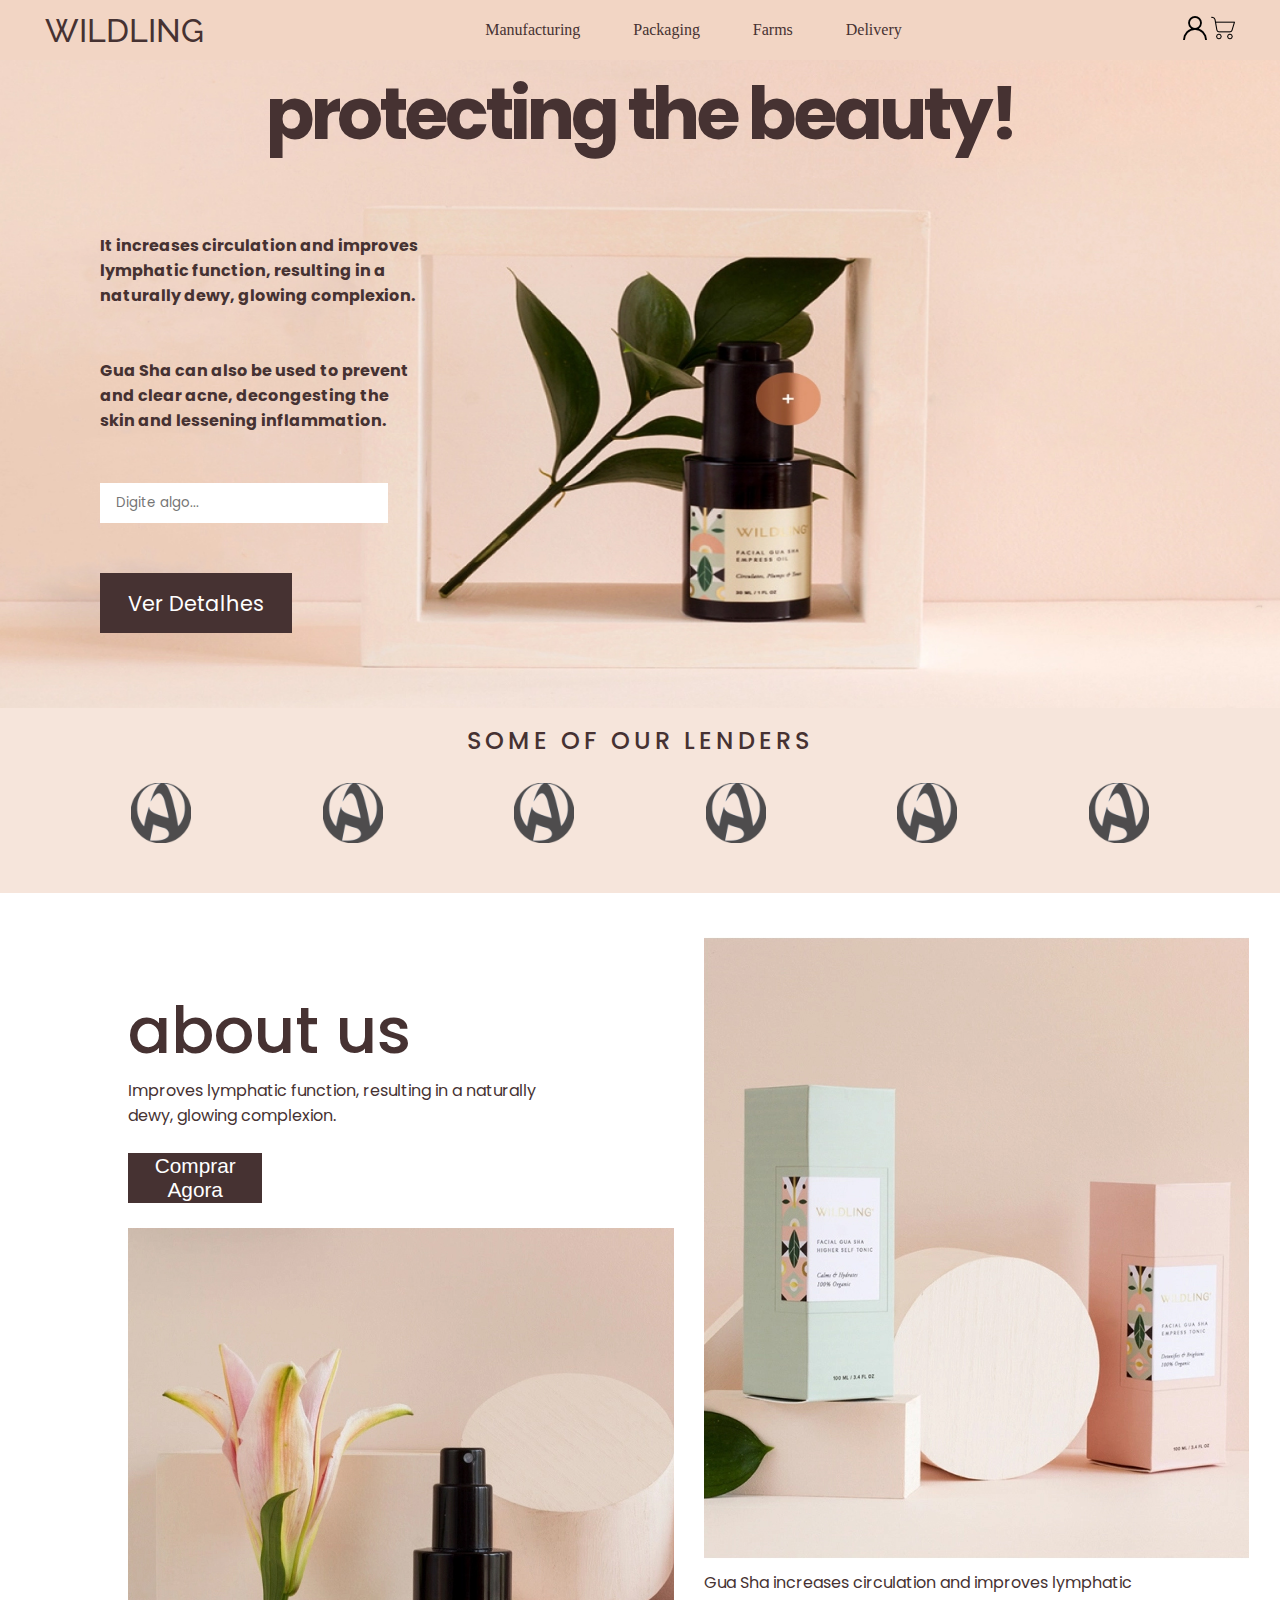
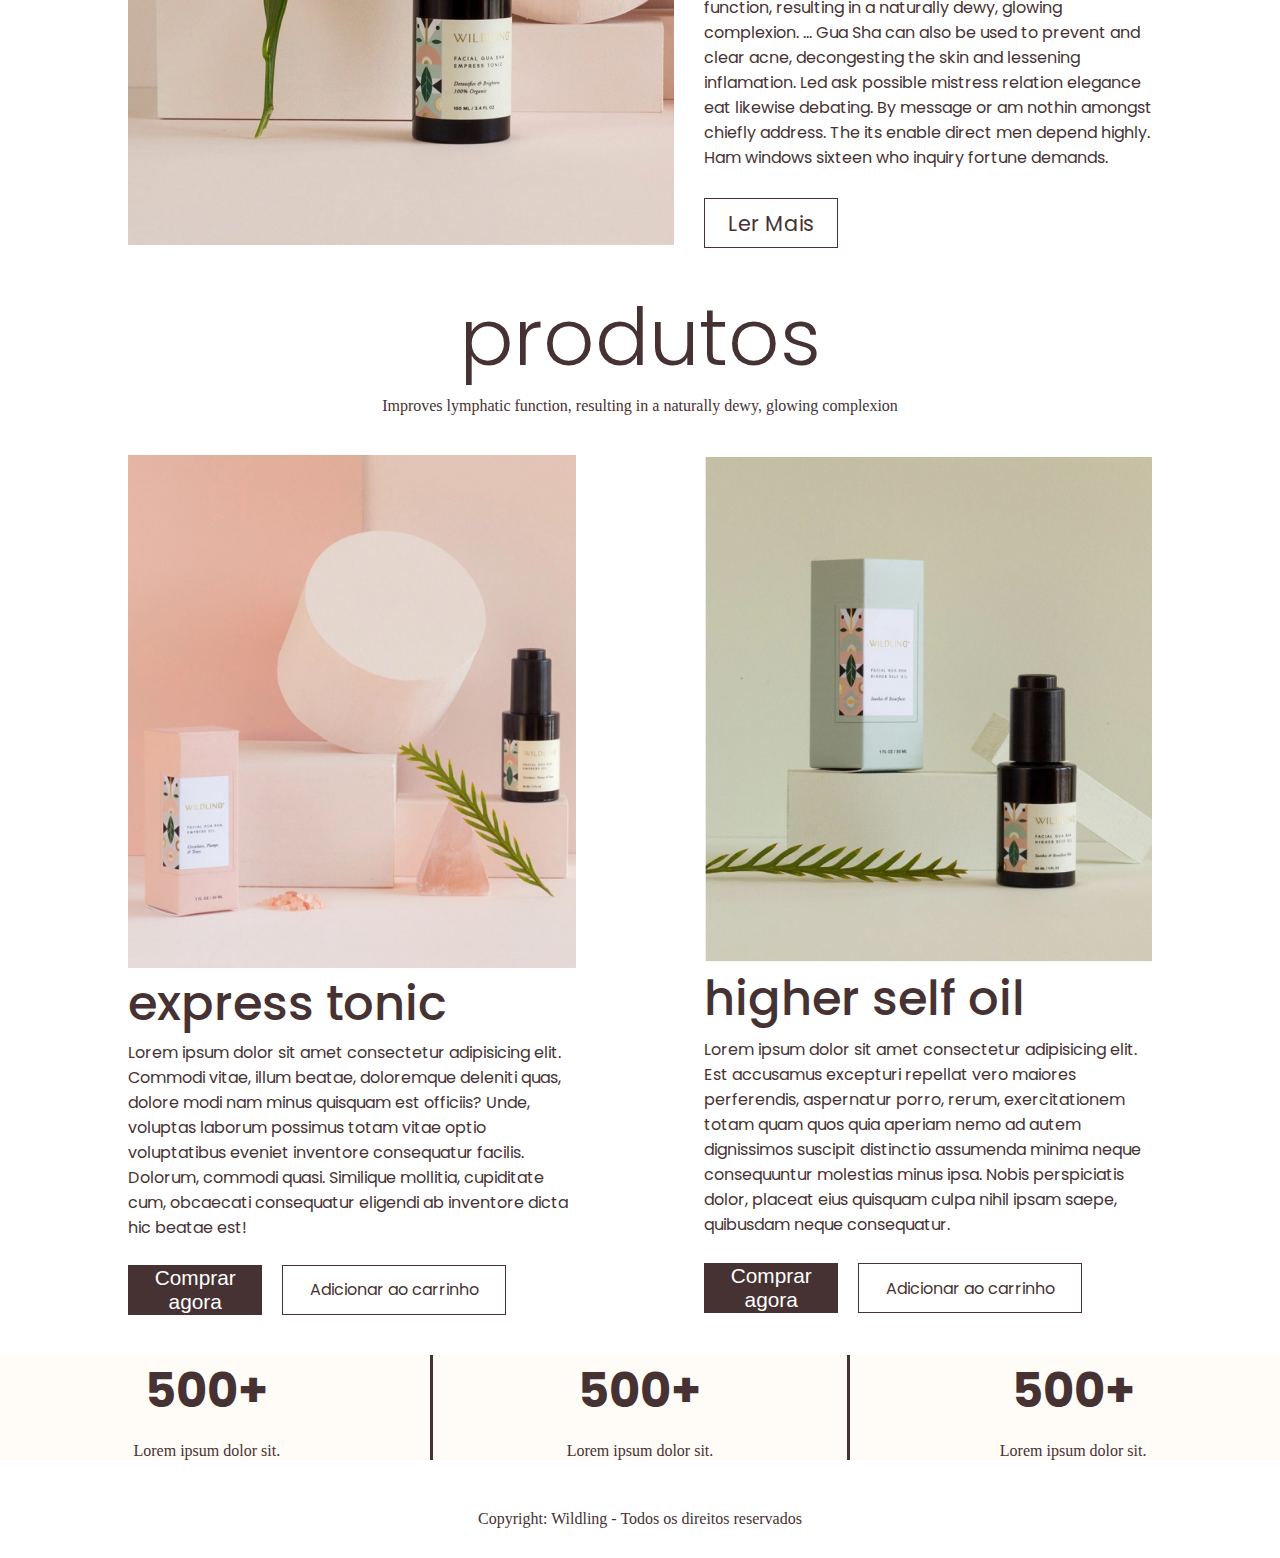
<file: Aula-01,02,03/index.html>
<!DOCTYPE html>
<html lang="pt-br">
<head>
  <meta charset="UTF-8" />
  <meta http-equiv="X-UA-Compatible" content="IE=edge" />
  <meta name="viewport" content="width=device-width, initial-scale=1.0" />
  <title>Site feito na Aula</title>
  <link rel="stylesheet" href="./css/style.css" />
</head>
<body>
<div class="bgprimary">
  <nav class="bgPrimary">
    <h3>wildling</h3>
    <div class="menu">
      <a href="#">Manufacturing</a>
      <a href="#">Packaging</a>
      <a href="#">Farms</a>
      <a href="#">Delivery</a>
    </div>
    <div>
      <img src="./img/user.png" alt="Icone de Usuário" id="mybtn"/>
      <img src="./img/shopping-cart.png" alt="Icone de Carrinho" />
    </div>
  </nav>



  <div id="MyModal" class="modal">
    <div class="modal-content">
      <span class="close">&times;</span>
      <div class="input-modal">
      <h3>Wildling</h3>
      <p>Cadastre-se para ter acesso a centenas de produtos</p>
      <input type="text" placeholder="Insira seu email"/>
      <input type="password" placeholder="Insira sua senha"/>
      <button type="submit" >Entrar</button>
      </div>
    </div>
  </div>










  <div class="bgPrimary imgFundo">
    <h1>protecting the beauty!</h1>
    <section class="detalhes">
      <p>
        It increases circulation and improves lymphatic function, resulting in
        a naturally dewy, glowing complexion.
      </p>
      <p>
        Gua Sha can also be used to prevent and clear acne, decongesting the
        skin and lessening inflammation.
      </p>
      <input type="text" placeholder="Digite algo..." id="digiteAlgo" onkeyup="validaCampo()"/>
      <button type="submit">Ver Detalhes</button>
    </section>
  </div>
</div>
<section class="bgSecondary">
  <h3 class="empresas">Some of our lenders</h3>
  <div class="logos">
    <img
            src="./img/logo-generico.png"
            alt="Logo da empresa"
            height="60px"
    />
    <img
            src="./img/logo-generico.png"
            alt="Logo da empresa"
            height="60px"
    />
    <img
            src="./img/logo-generico.png"
            alt="Logo da empresa"
            height="60px"
    />
    <img
            src="./img/logo-generico.png"
            alt="Logo da empresa"
            height="60px"
    />
    <img
            src="./img/logo-generico.png"
            alt="Logo da empresa"
            height="60px"
    />
    <img
            src="./img/logo-generico.png"
            alt="Logo da empresa"
            height="60px"
    />
  </div>
</section>

<section class="produtos">
  <div class="produtoUnico">
    <h2>about us</h2>
    <p>
      Improves lymphatic function, resulting in a naturally dewy, glowing complexion.
    </p>
    <button type="submit" id="comprar">Comprar Agora</button>
    <div>
      <img
              src="./img/produto-1.jpg"
              alt="Imagem do monitor"
      />
    </div>
  </div>

  <div class="produtoUnico">
    <div>
      <img
              src="./img/produto-2.jpg"
              alt="Imagem do monitor"
      />
    </div>
    <p>
      Gua Sha increases circulation and improves lymphatic function, resulting in a naturally dewy, glowing complexion. ... Gua Sha can also be used to prevent and clear acne, decongesting the skin and lessening inflamation. Led ask possible mistress relation elegance eat likewise debating. By message or am nothin amongst chiefly address. The its enable direct men depend highly. Ham windows sixteen who inquiry fortune demands.
    </p>
    <button type="submit" id="detalhes">Ler Mais</button>
  </div>
</section>

<section>
  <div class="prodBaixo">
    <h2>produtos</h2>
    <p>Improves lymphatic function, resulting in a naturally dewy, glowing complexion</p>
  </div>
  <div class="produtos">
    <div class="produtoUnico">
      <img src="./img/produto-3.jpg" alt="Foto do gabinete" />
      <h3>express tonic</h3>
      <p>
        Lorem ipsum dolor sit amet consectetur adipisicing elit. Commodi vitae, illum beatae, doloremque deleniti quas, dolore modi nam minus quisquam est officiis? Unde, voluptas laborum possimus totam vitae optio voluptatibus eveniet inventore consequatur facilis. Dolorum, commodi quasi. Similique mollitia, cupiditate cum, obcaecati consequatur eligendi ab inventore dicta hic beatae est!
      </p>
      <div class="buttons">
        <button class="comprar">Comprar agora</button>
        <button class="detalhesBtn">Adicionar ao carrinho</button>
      </div>
    </div>
    <div class="produtoUnico">
      <img src="./img/produto-4.jpg" alt="Foto do gabinete" />
      <h3>higher self oil</h3>
      <p>
        Lorem ipsum dolor sit amet consectetur adipisicing elit. Est accusamus excepturi repellat vero maiores perferendis, aspernatur porro, rerum, exercitationem totam quam quos quia aperiam nemo ad autem dignissimos suscipit distinctio assumenda minima neque consequuntur molestias minus ipsa. Nobis perspiciatis dolor, placeat eius quisquam culpa nihil ipsam saepe, quibusdam neque consequatur.
      </p>
      <div class="buttons">
        <button class="comprar">Comprar agora</button>
        <button class="detalhesBtn">Adicionar ao carrinho</button>
      </div>
    </div>
  </div>
</section>
<section class="brThyrd numbers">
  <div class="account">
    <h3>500+</h3>
    <p>Lorem ipsum dolor sit.</p>
  </div>
  <div class="account">
    <h3>500+</h3>
    <p>Lorem ipsum dolor sit.</p>
  </div>
  <div class="account">
    <h3>500+</h3>
    <p>Lorem ipsum dolor sit.</p>
  </div>
</section>
<footer>
  <p>Copyright: Wildling - Todos os direitos reservados</p>
</footer>

<script src="./js/script.js"></script>
</body>
</html>
</file>
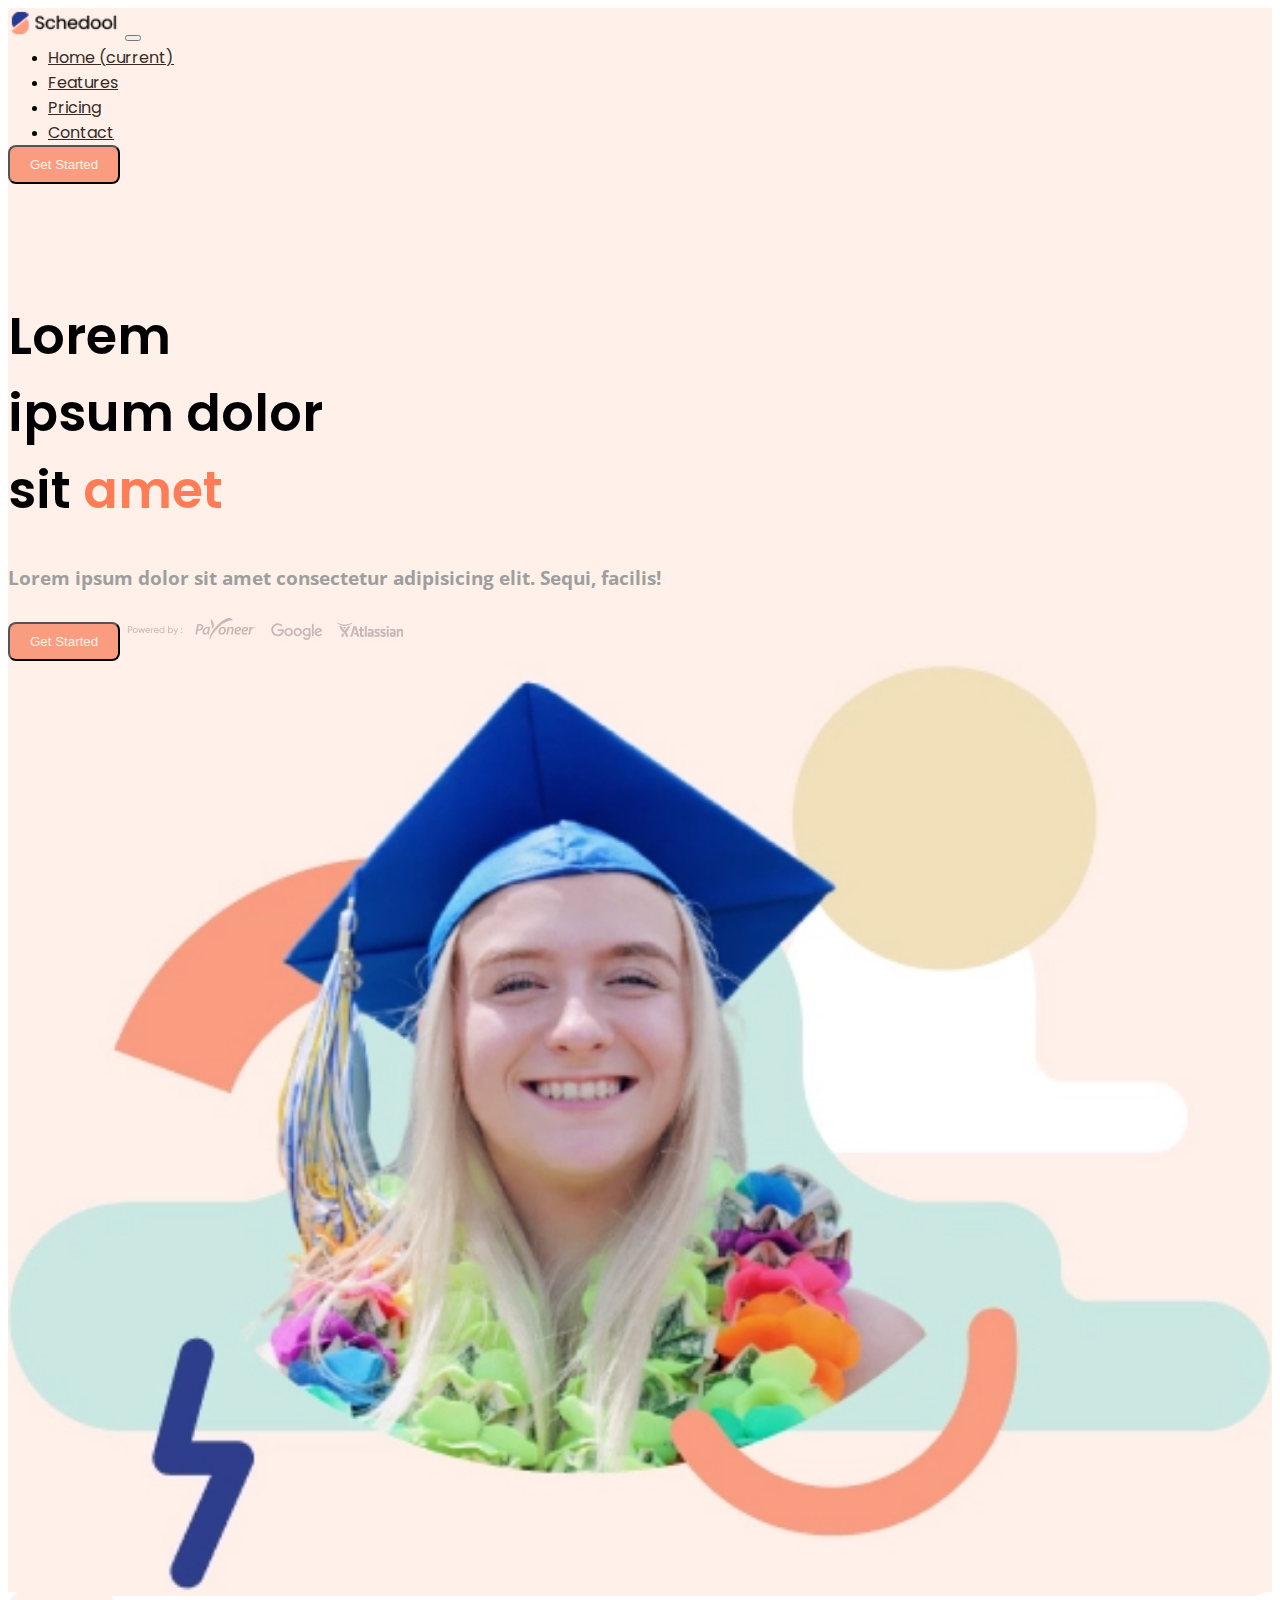
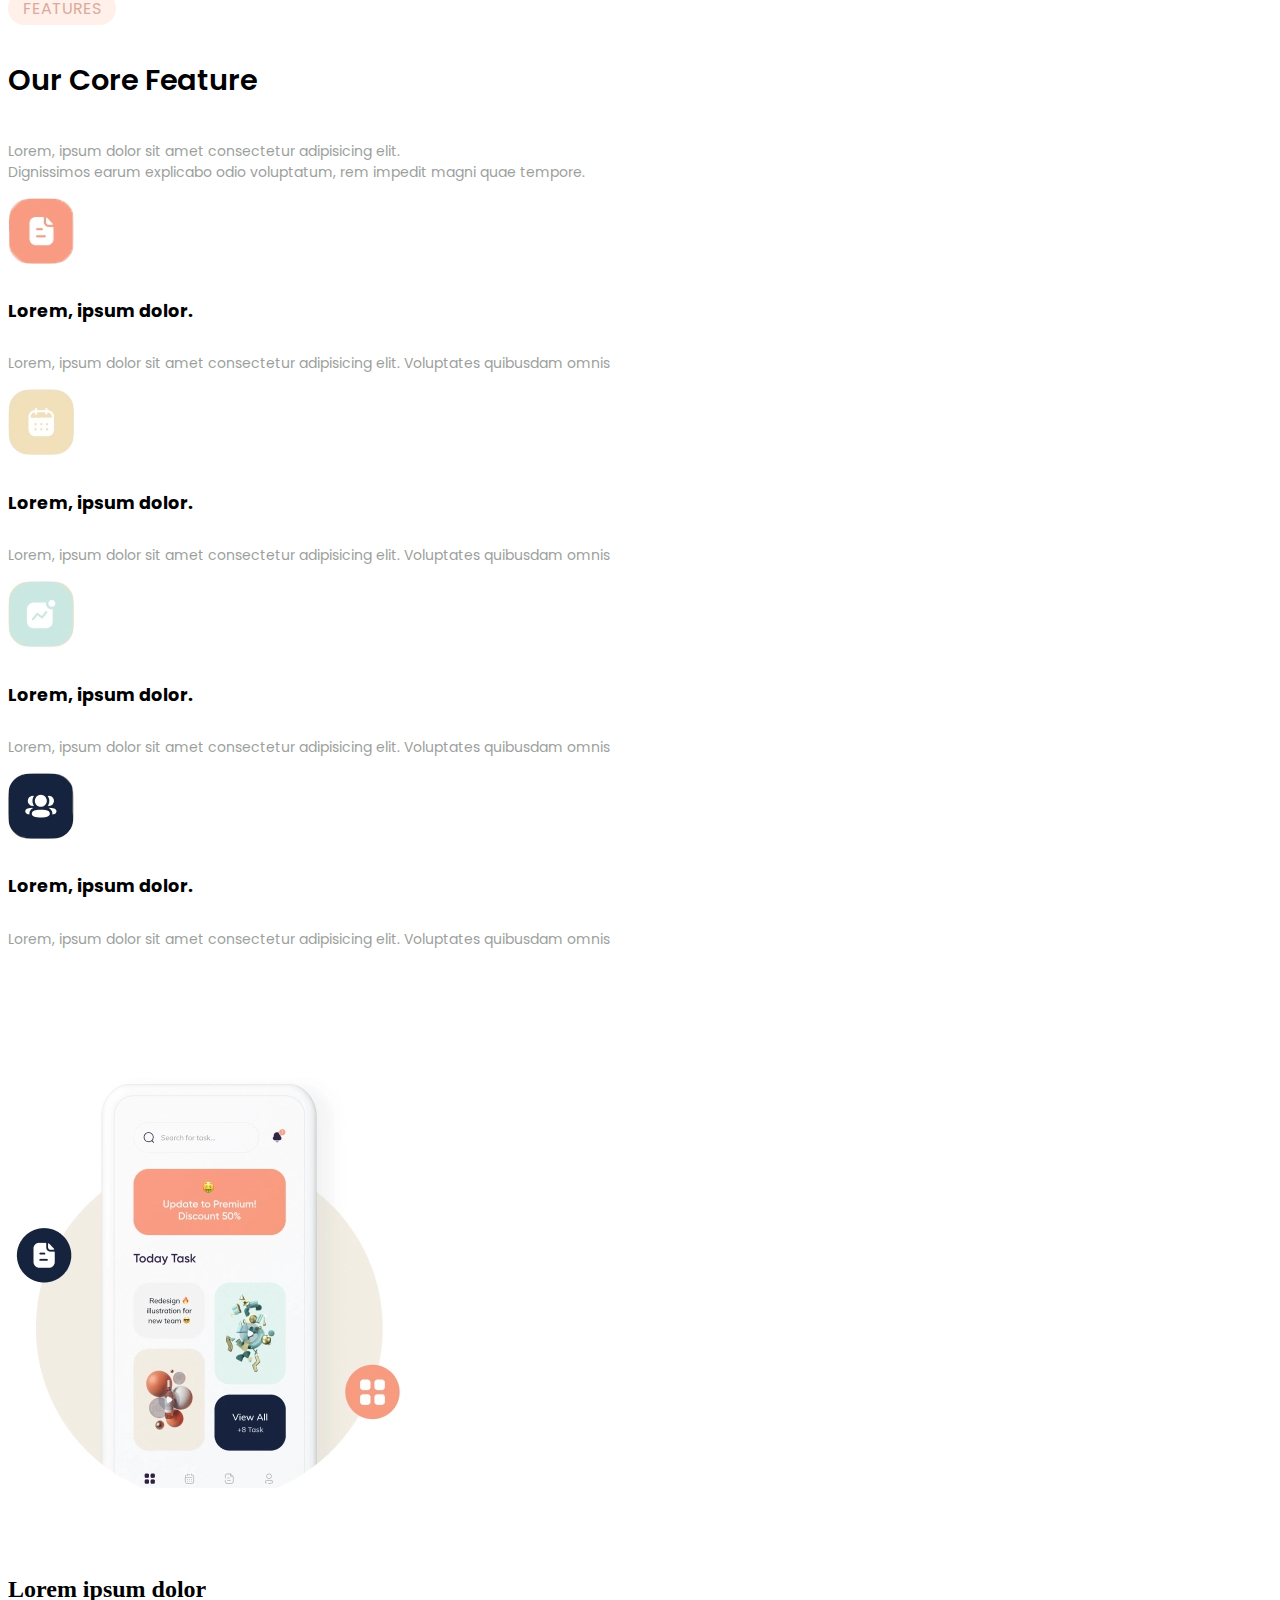
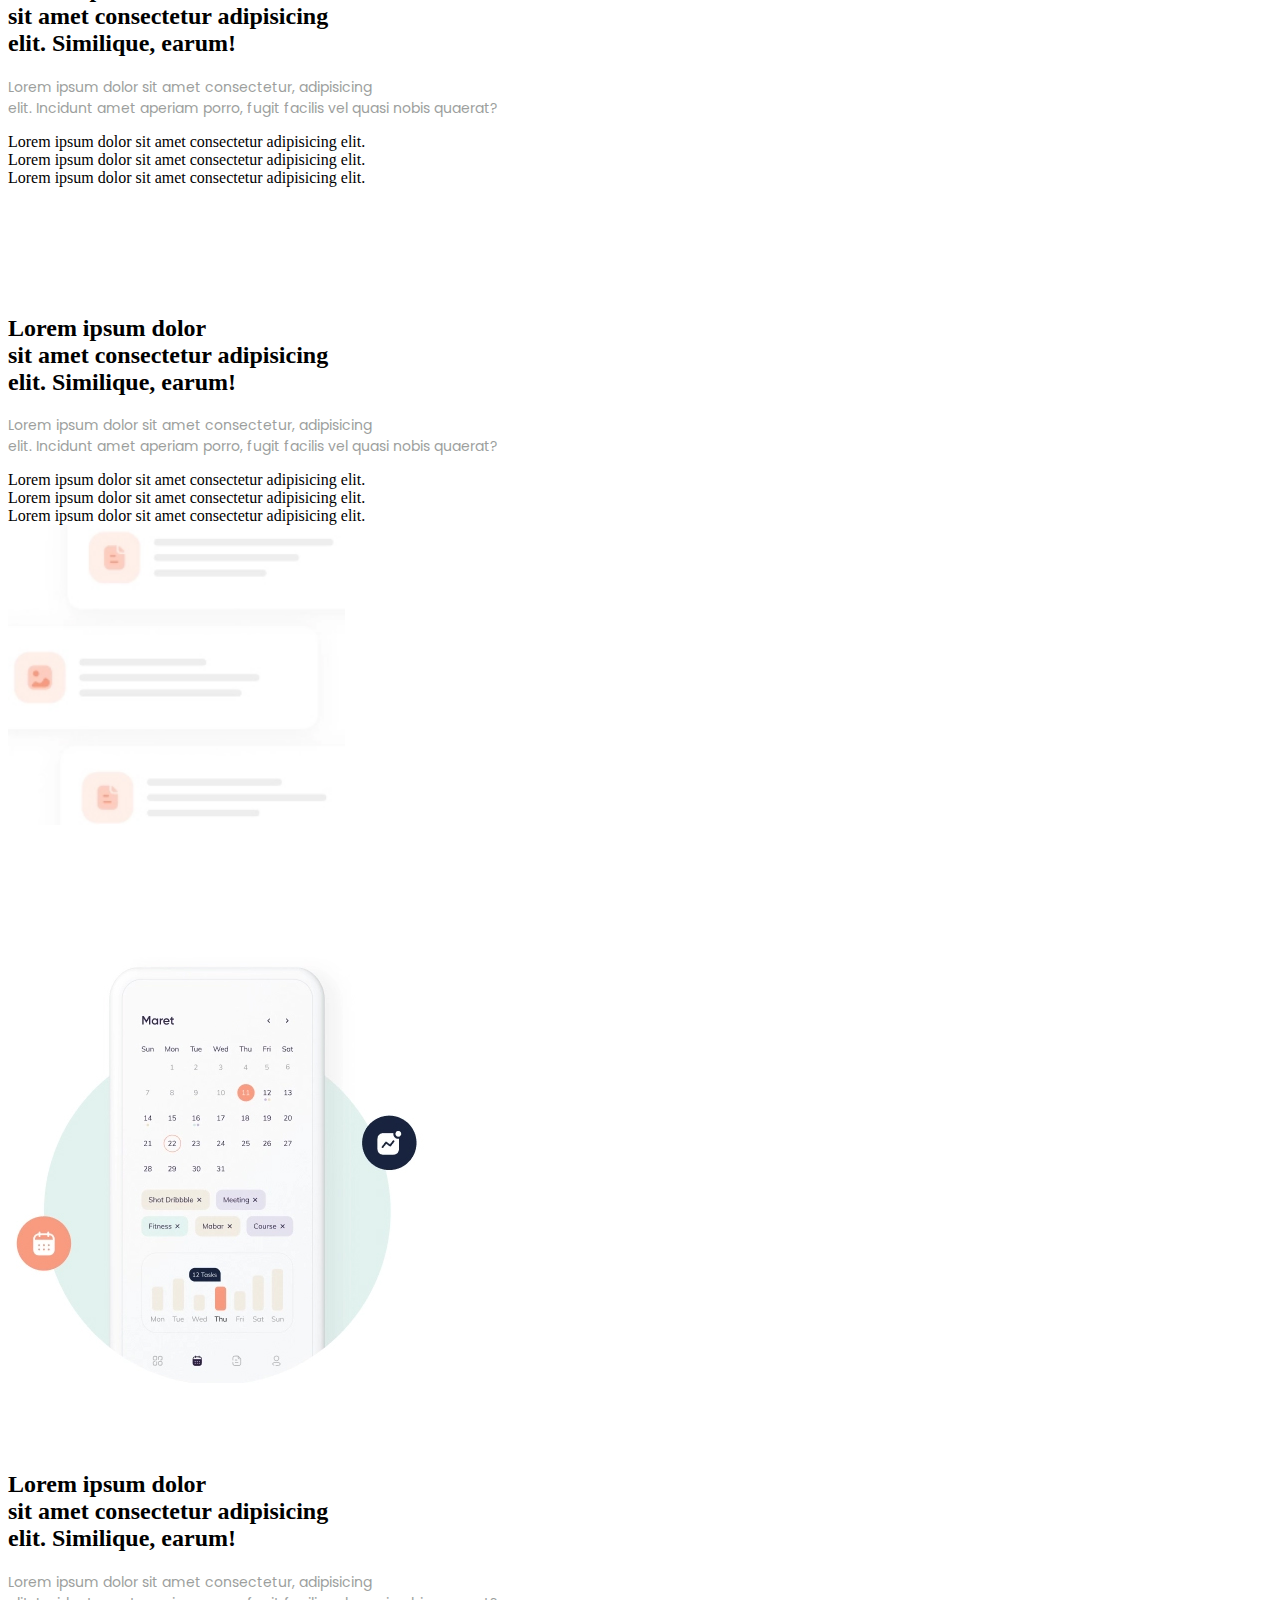
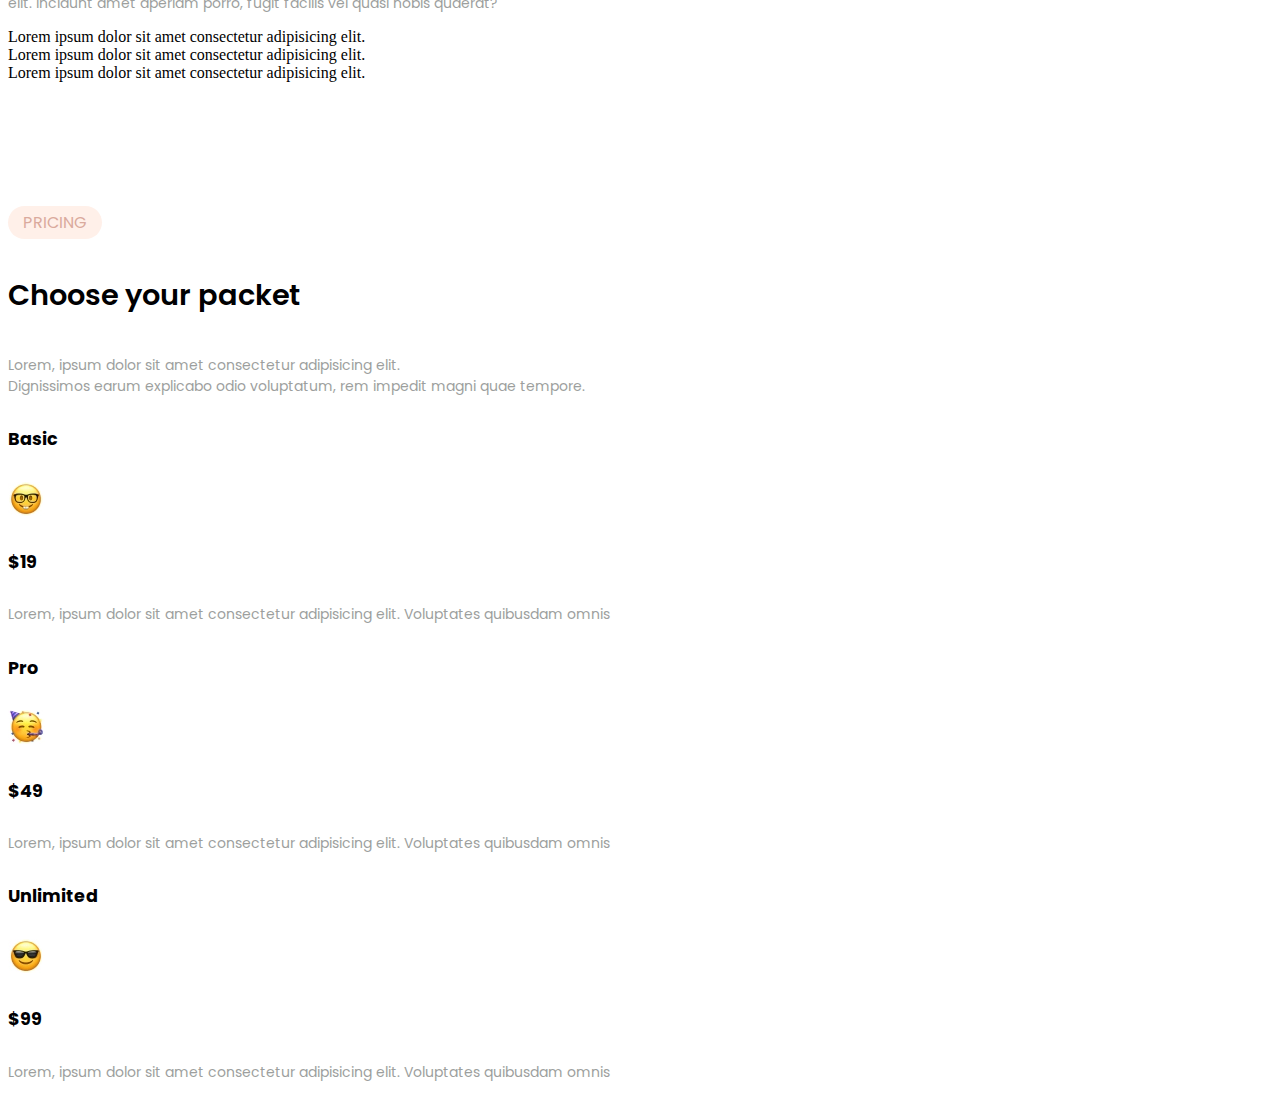
<file: bootstrap/index.html>
<!DOCTYPE html>
<html lang="pt-br">
  <head>
    <meta charset="UTF-8" />
    <meta http-equiv="X-UA-Compatible" content="IE=edge" />
    <meta name="viewport" content="width=device-width, initial-scale=1.0" />
    <title>Landing Page - Bootstrap - Gabriel</title>
    <link
      rel="stylesheet"
      href="https://cdn.jsdelivr.net/npm/bootstrap@4.5.3/dist/css/bootstrap.min.css"
      integrity="sha384-TX8t27EcRE3e/ihU7zmQxVncDAy5uIKz4rEkgIXeMed4M0jlfIDPvg6uqKI2xXr2"
      crossorigin="anonymous"
    />
    <link rel="stylesheet" href="style.css" />
  </head>
  <body>
    <nav
      class="
        navbar navbar-expand-lg navbar-light
        container
        cornavbar
        sticky-top
      "
    >
      <a class="navbar-brand" href="#"
        ><img src="./img/logo.png" alt="Logotipo" height="30" loading="lazy"
      /></a>
      <button
        class="navbar-toggler"
        type="button"
        data-toggle="collapse"
        data-target="#navbarSupportedContent"
        aria-controls="navbarSupportedContent"
        aria-expanded="false"
        aria-label="Toggle navigation"
      >
        <span class="navbar-toggler-icon"></span>
      </button>
      <div class="collapse navbar-collapse" id="navbarSupportedContent">
        <ul class="navbar-nav mx-auto centralizar-links">
          <li class="nav-item active">
            <a class="nav-link" href="#"
              >Home <span class="sr-only">(current)</span></a
            >
          </li>
          <li class="nav-item">
            <a class="nav-link" href="#">Features</a>
          </li>
          <li class="nav-item">
            <a class="nav-link" href="#">Pricing</a>
          </li>
          <li class="nav-item">
            <a class="nav-link" href="#">Contact</a>
          </li>
        </ul>
        <form class="form-inline my-2 my-lg-0">
          <button class="btn botaonavbar my-2 my-sm-0" type="submit">
            Get Started
          </button>
        </form>
      </div>
    </nav>

    <section class="container">
      <div class="row cornavbar boxtitulo">
        <div class="col-md-4 chamadabox">
          <!-- coluna esquerda -->
          <h1 class="mb-4">
            Lorem <br />
            ipsum dolor <br />
            sit <span>amet</span>
          </h1>
          <h3 class="mb-4">
            Lorem ipsum dolor sit amet consectetur adipisicing elit. Sequi,
            facilis!
          </h3>
          <button type="button" class="btn botaonavbar mb-4">
            Get Started
          </button>
          <img src="./img/logos.jpg" alt="Logos de empresas" />
        </div>

        <div class="col-md-8">
          <!-- coluna direita -->
          <img src="./img/imagem-1.jpg" alt="Foto da mulher" width="100%" />
        </div>
      </div>

      <div class="text-center my-5">
        <span class="features">features</span>
        <h4 class="my-4">Our Core Feature</h4>
        <p>
          Lorem, ipsum dolor sit amet consectetur adipisicing elit. <br />
          Dignissimos earum explicabo odio voluptatum, rem impedit magni quae
          tempore.
        </p>
      </div>

      <div class="row my-5">
        <div class="col-md-3">
          <div class="d-flex flex-column">
            <img
              src="./img/icon-1.jpg"
              height="auto"
              alt="Icone 1"
              class="align-self-center mb-3"
            />
            <h5 class="text-center mb-3 mb-4">Lorem, ipsum dolor.</h5>
            <p class="text-center">
              Lorem, ipsum dolor sit amet consectetur adipisicing elit.
              Voluptates quibusdam omnis
            </p>
          </div>
        </div>
        <div class="col-md-3">
          <div class="d-flex flex-column">
            <img
              src="./img/icon-2.jpg"
              height="auto"
              alt="Icone 1"
              class="align-self-center mb-3"
            />
            <h5 class="text-center mb-4">Lorem, ipsum dolor.</h5>
            <p class="text-center">
              Lorem, ipsum dolor sit amet consectetur adipisicing elit.
              Voluptates quibusdam omnis
            </p>
          </div>
        </div>
        <div class="col-md-3">
          <div class="d-flex flex-column">
            <img
              src="./img/icon-3.jpg"
              height="auto"
              alt="Icone 1"
              class="align-self-center mb-3"
            />
            <h5 class="text-center mb-4">Lorem, ipsum dolor.</h5>
            <p class="text-center">
              Lorem, ipsum dolor sit amet consectetur adipisicing elit.
              Voluptates quibusdam omnis
            </p>
          </div>
        </div>
        <div class="col-md-3">
          <div class="d-flex flex-column">
            <img
              src="./img/icon-4.jpg"
              height="auto"
              alt="Icone 1"
              class="align-self-center mb-3"
            />
            <h5 class="text-center mb-4">Lorem, ipsum dolor.</h5>
            <p class="text-center">
              Lorem, ipsum dolor sit amet consectetur adipisicing elit.
              Voluptates quibusdam omnis
            </p>
          </div>
        </div>
      </div>

      <div class="row fototexto rowsfototexto">
        <div class="col-md-6">
          <img src="./img/celular.jpg" alt="Celular" />
        </div>
        <div class="col-md-6 espacotexto">
          <h2>
            Lorem ipsum dolor <br />
            sit amet consectetur adipisicing <br />
            elit. Similique, earum!
          </h2>
          <p>
            Lorem ipsum dolor sit amet consectetur, adipisicing <br />
            elit. Incidunt amet aperiam porro, fugit facilis vel quasi nobis
            quaerat?
          </p>
          <span>Lorem ipsum dolor sit amet consectetur adipisicing elit.</span>
          <br />
          <span>Lorem ipsum dolor sit amet consectetur adipisicing elit.</span>
          <br />
          <span>Lorem ipsum dolor sit amet consectetur adipisicing elit.</span>
        </div>
      </div>

      <div class="row">
        <div class="col-md-6">
          <h2>
            Lorem ipsum dolor <br />
            sit amet consectetur adipisicing <br />
            elit. Similique, earum!
          </h2>
          <p>
            Lorem ipsum dolor sit amet consectetur, adipisicing <br />
            elit. Incidunt amet aperiam porro, fugit facilis vel quasi nobis
            quaerat?
          </p>
          <span>Lorem ipsum dolor sit amet consectetur adipisicing elit.</span>
          <br />
          <span>Lorem ipsum dolor sit amet consectetur adipisicing elit.</span>
          <br />
          <span>Lorem ipsum dolor sit amet consectetur adipisicing elit.</span>
        </div>
        <div class="col-md-6">
          <img src="./img/skeleton.jpg" alt="Celular" height="300" />
        </div>
      </div>

      <div class="row fototexto rowsfototexto">
        <div class="col-md-6">
          <img src="./img/celular-2.jpg" alt="Celular" />
        </div>
        <div class="col-md-6 espacotexto">
          <h2>
            Lorem ipsum dolor <br />
            sit amet consectetur adipisicing <br />
            elit. Similique, earum!
          </h2>
          <p>
            Lorem ipsum dolor sit amet consectetur, adipisicing <br />
            elit. Incidunt amet aperiam porro, fugit facilis vel quasi nobis
            quaerat?
          </p>
          <span>Lorem ipsum dolor sit amet consectetur adipisicing elit.</span>
          <br />
          <span>Lorem ipsum dolor sit amet consectetur adipisicing elit.</span>
          <br />
          <span>Lorem ipsum dolor sit amet consectetur adipisicing elit.</span>
        </div>
      </div>

      <div class="text-center my-5">
        <span class="features">pricing</span>
        <h4 class="my-4">Choose your packet</h4>
        <p>
          Lorem, ipsum dolor sit amet consectetur adipisicing elit. <br />
          Dignissimos earum explicabo odio voluptatum, rem impedit magni quae
          tempore.
        </p>
      </div>

      <!-- cards de preço -->
      <div class="row my-5">
        <div class="col-md-4">
          <div class="d-flex flex-column">
            <h5 class="text-center font-weight-bold">Basic</h5>
            <img
              src="./img/emote-1.jpg"
              height="auto"
              alt="Icone 1"
              class="align-self-center mb-3"
            />
            <h5 class="text-center mb-3 mb-4">$19</h5>
            <p class="text-center">
              Lorem, ipsum dolor sit amet consectetur adipisicing elit.
              Voluptates quibusdam omnis
            </p>
          </div>
        </div>
        <div class="col-md-4">
          <div class="d-flex flex-column">
            <h5 class="text-center font-weight-bold">Pro</h5>
            <img
              src="./img/emote-2.jpg"
              height="auto"
              alt="Icone 1"
              class="align-self-center mb-3"
            />
            <h5 class="text-center mb-4">$49</h5>
            <p class="text-center">
              Lorem, ipsum dolor sit amet consectetur adipisicing elit.
              Voluptates quibusdam omnis
            </p>
          </div>
        </div>
        <div class="col-md-4">
          <div class="d-flex flex-column">
            <h5 class="text-center font-weight-bold">Unlimited</h5>
            <img
              src="./img/emote-3.jpg"
              height="auto"
              alt="Icone 1"
              class="align-self-center mb-3"
            />
            <h5 class="text-center mb-4">$99</h5>
            <p class="text-center">
              Lorem, ipsum dolor sit amet consectetur adipisicing elit.
              Voluptates quibusdam omnis
            </p>
          </div>
        </div>
      </div>

    </section>

    <script
      src="https://code.jquery.com/jquery-3.5.1.slim.min.js"
      integrity="sha384-DfXdz2htPH0lsSSs5nCTpuj/zy4C+OGpamoFVy38MVBnE+IbbVYUew+OrCXaRkfj"
      crossorigin="anonymous"
    ></script>
    <script
      src="https://cdn.jsdelivr.net/npm/bootstrap@4.5.3/dist/js/bootstrap.bundle.min.js"
      integrity="sha384-ho+j7jyWK8fNQe+A12Hb8AhRq26LrZ/JpcUGGOn+Y7RsweNrtN/tE3MoK7ZeZDyx"
      crossorigin="anonymous"
    ></script>
  </body>
</html>
</file>
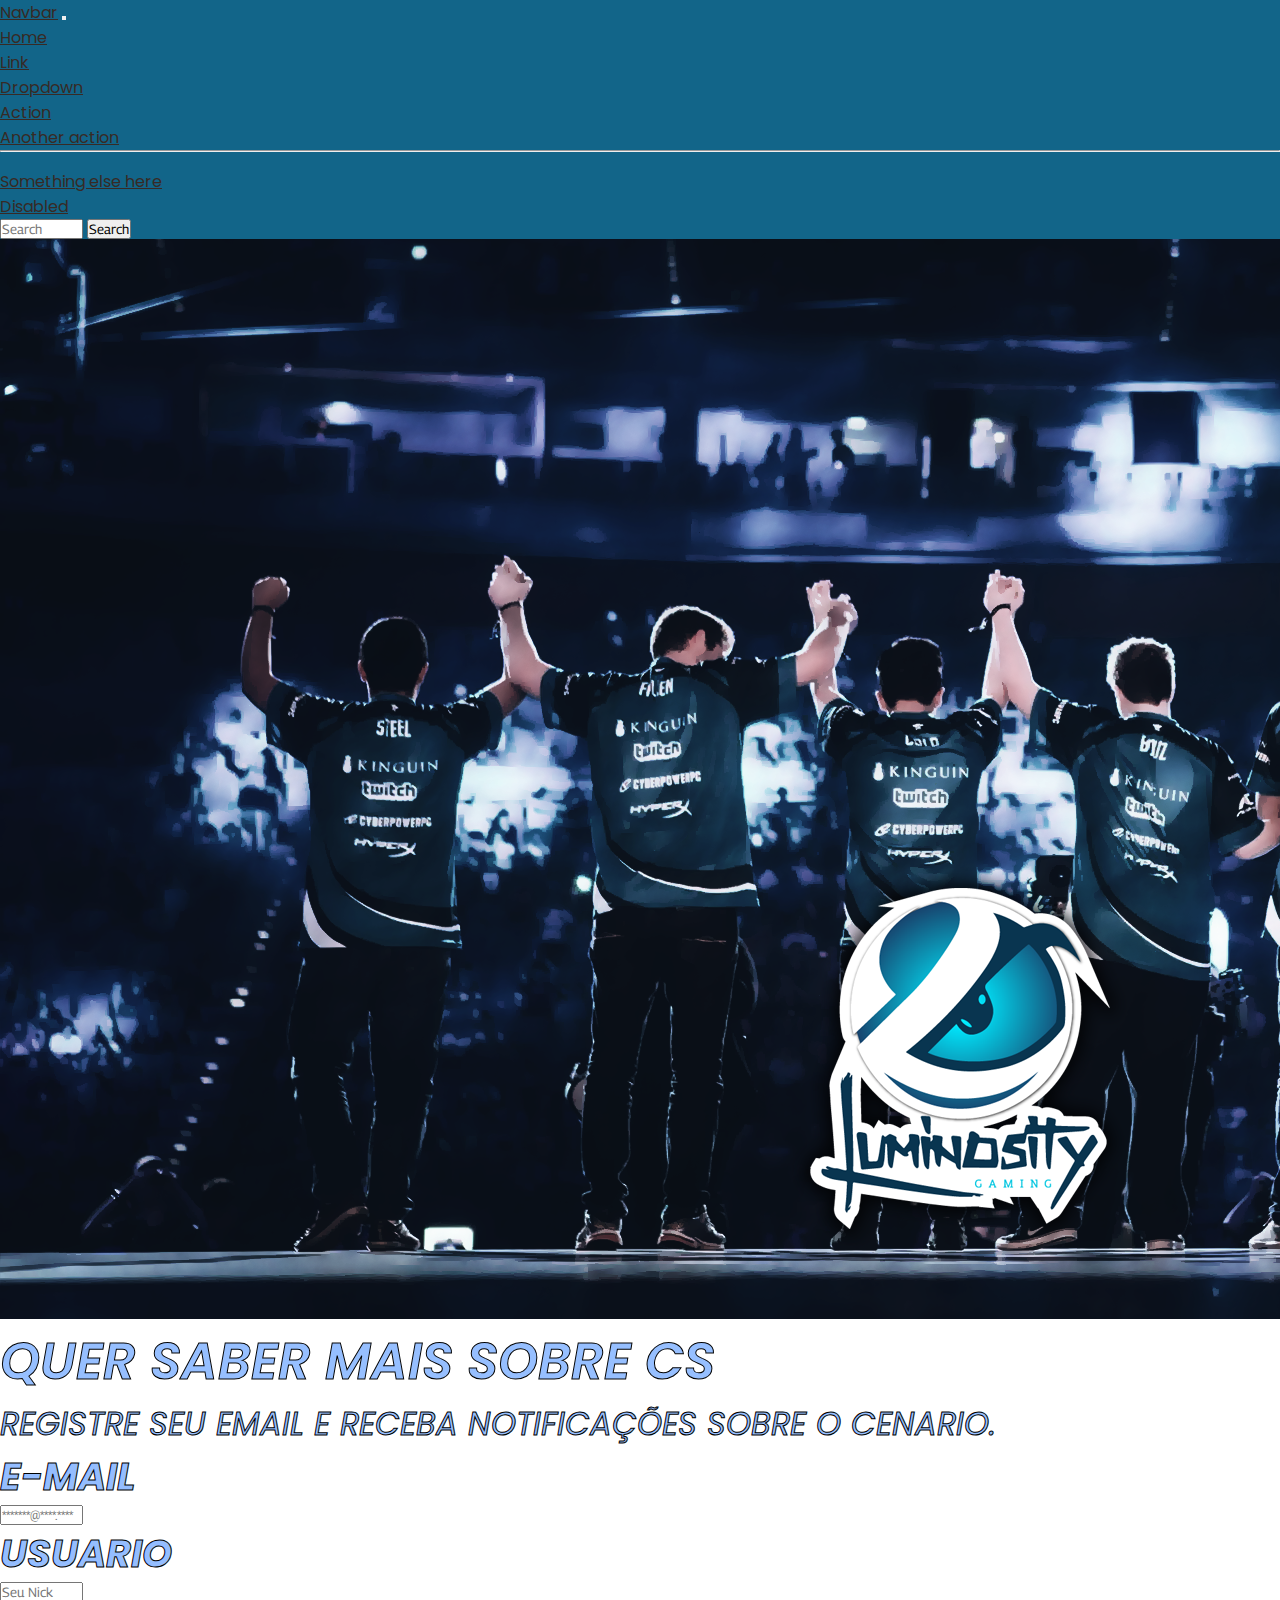
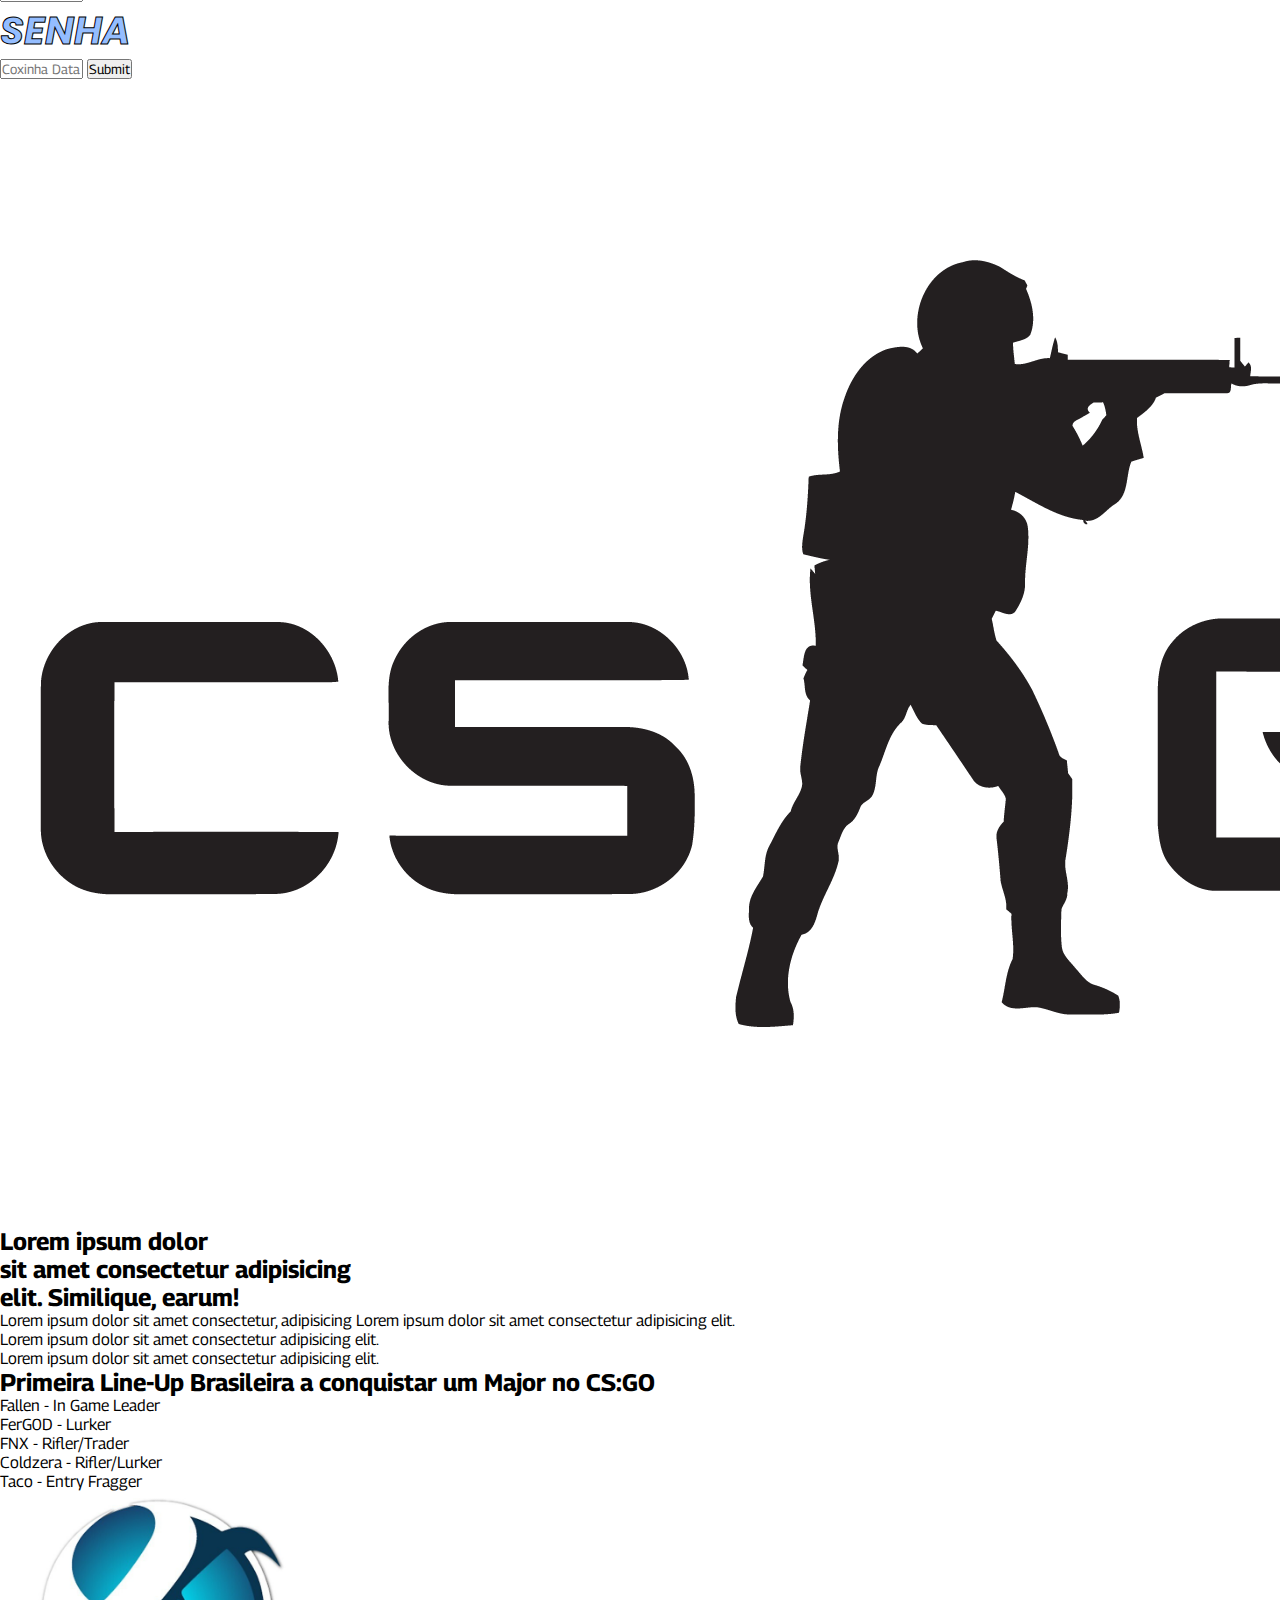
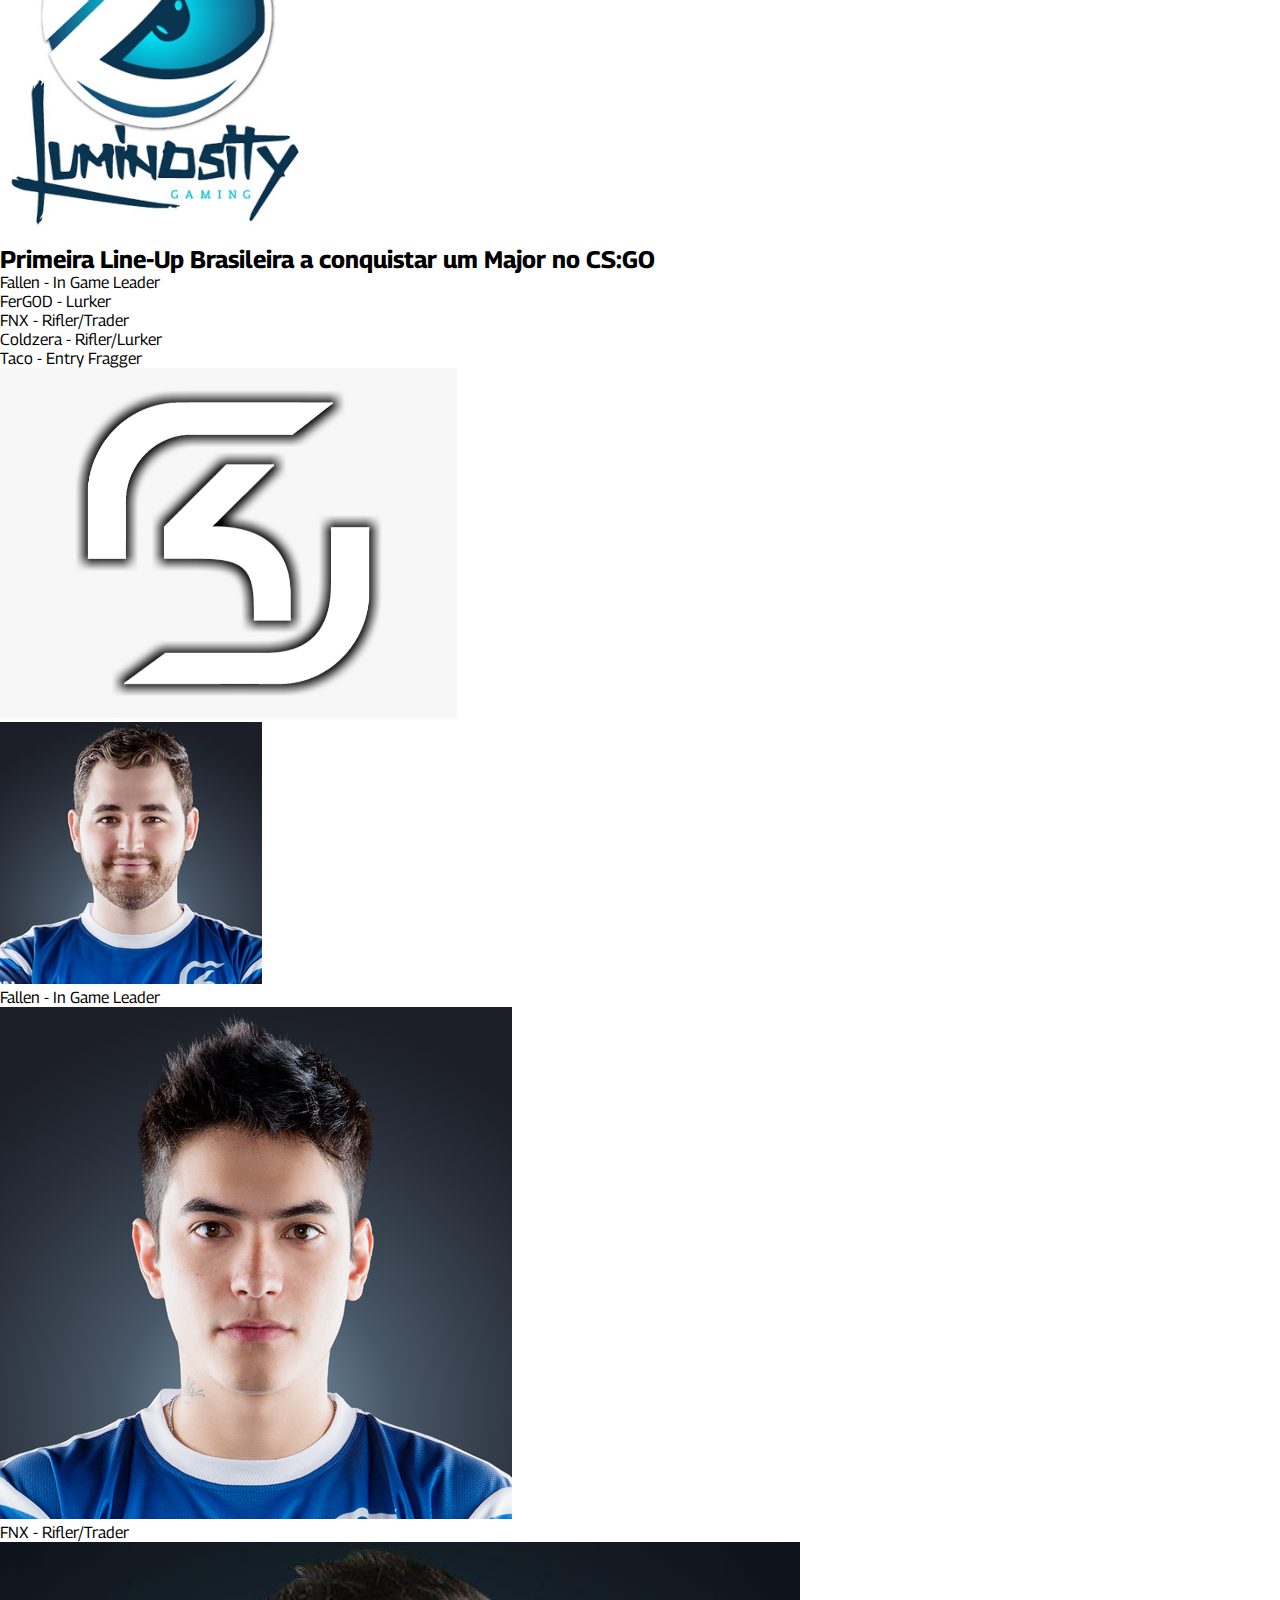
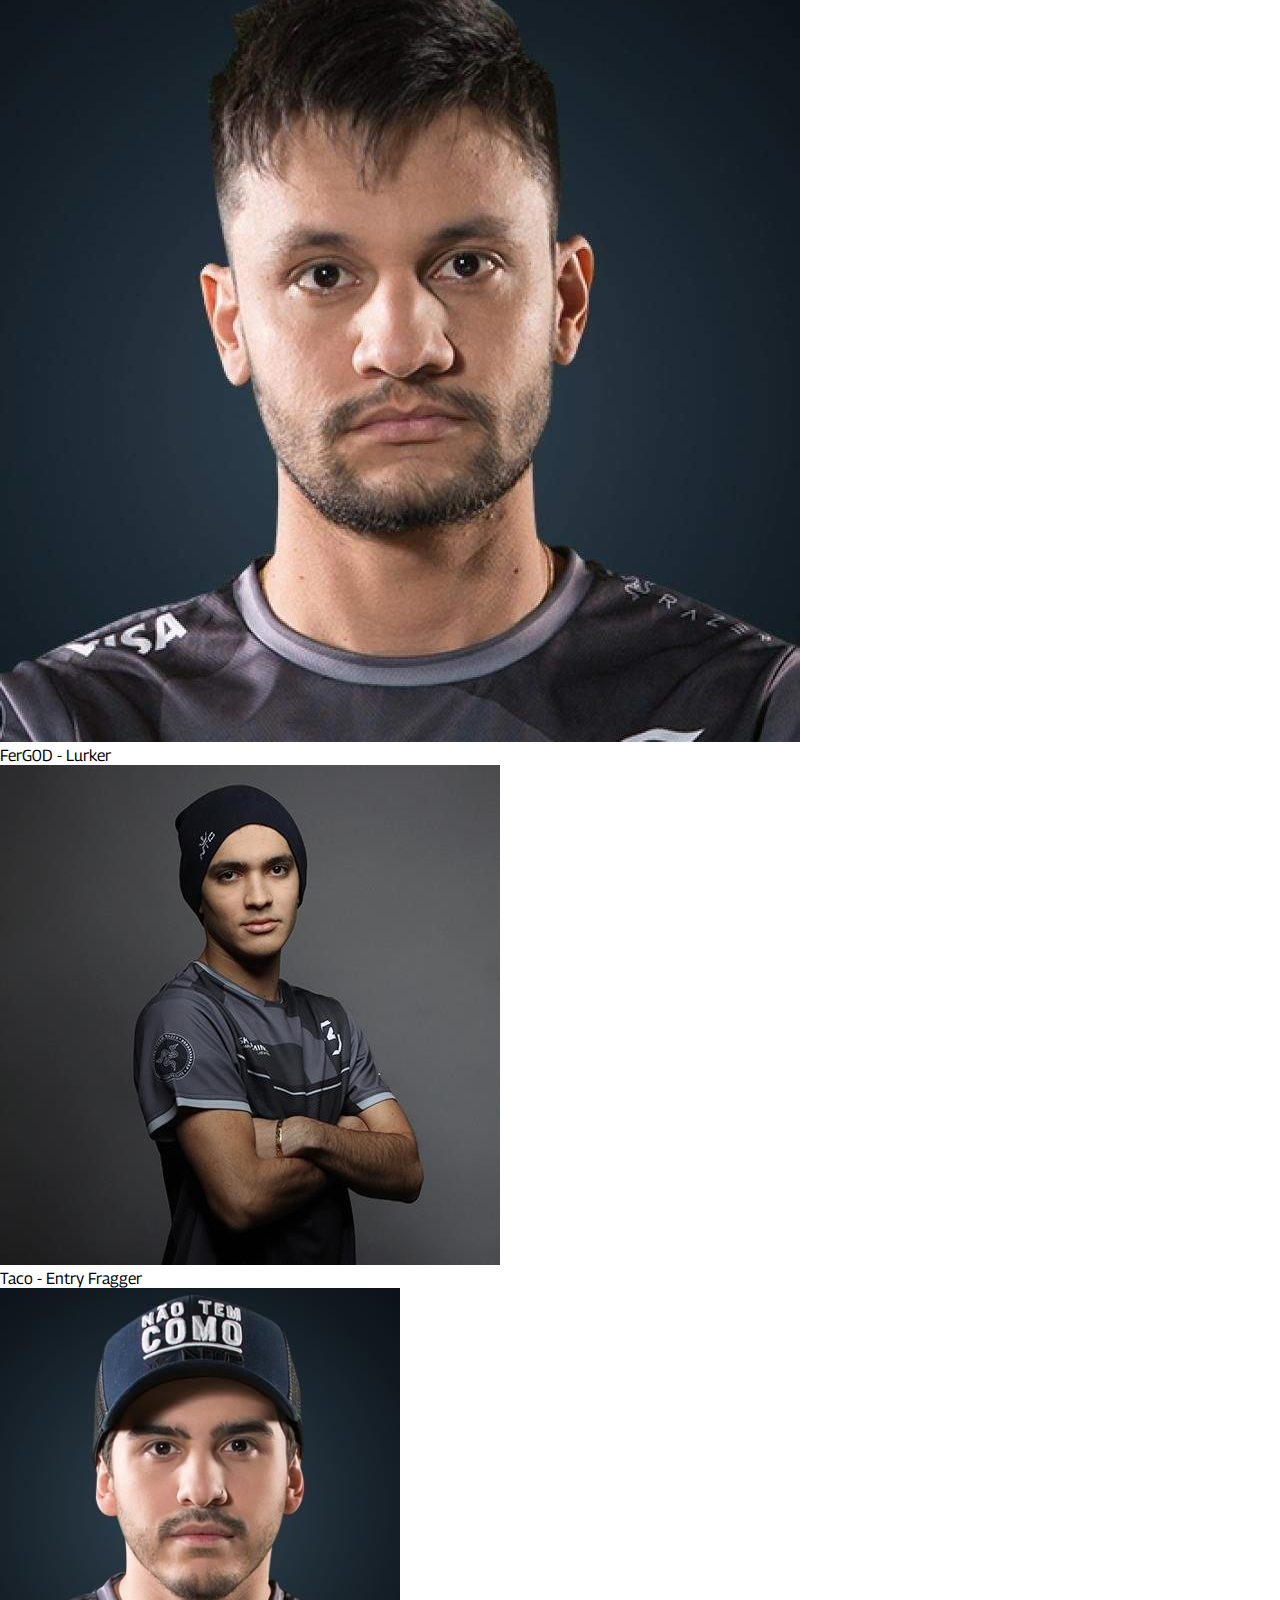
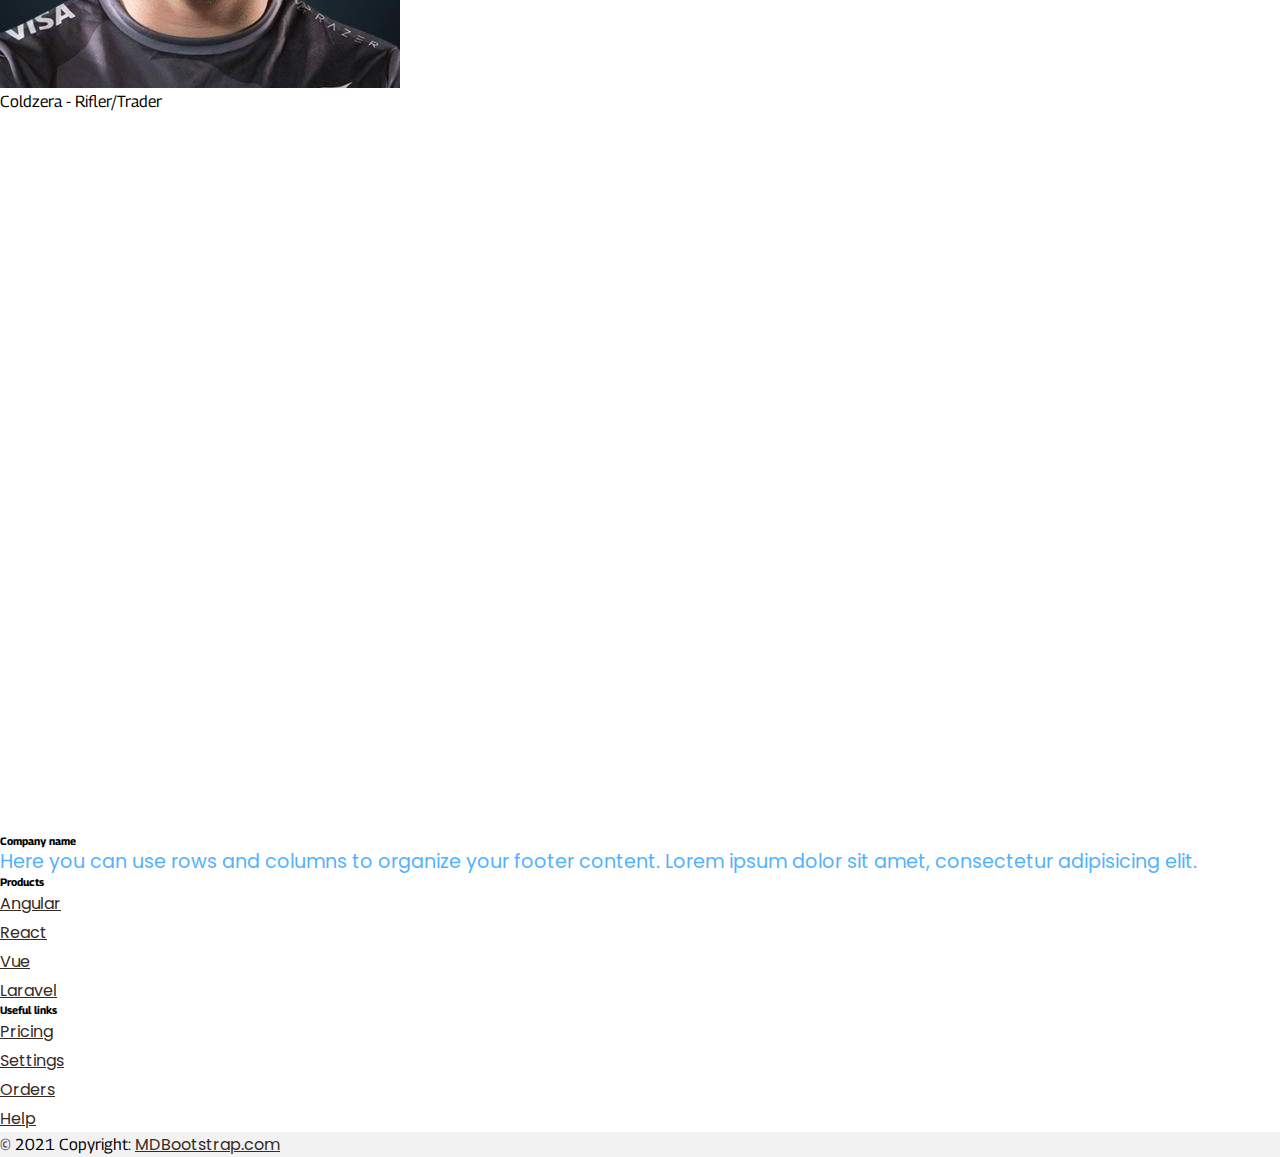
<file: Projeto-Pessoal-Landing/index.html>
<!DOCTYPE html>
<html lang="en">
<head>
    <link href="https://cdn.jsdelivr.net/npm/bootstrap@5.0.2/dist/css/bootstrap.min.css" rel="stylesheet" integrity="sha384-EVSTQN3/azprG1Anm3QDgpJLIm9Nao0Yz1ztcQTwFspd3yD65VohhpuuCOmLASjC" crossorigin="anonymous">
    <link rel="stylesheet" href="CSS/Style.css" type="text/css" media="all">
    <meta charset="UTF-8">
    <title>Landing Pessoal Leo Sato</title>
</head>
<body>
<!--NavBar-->

<nav class="navbar navbar-expand-lg navbar-light stylenav">
    <div class="container-fluid">
        <a class="navbar-brand" href="#">Navbar</a>
        <button class="navbar-toggler" type="button" data-bs-toggle="collapse" data-bs-target="#navbarSupportedContent" aria-controls="navbarSupportedContent" aria-expanded="false" aria-label="Toggle navigation">
            <span class="navbar-toggler-icon"></span>
        </button>
        <div class="collapse navbar-collapse" id="navbarSupportedContent">
            <ul class="navbar-nav me-auto mb-2 mb-lg-0">
                <li class="nav-item">
                    <a class="nav-link active" aria-current="page" href="#">Home</a>
                </li>
                <li class="nav-item">
                    <a class="nav-link" href="#">Link</a>
                </li>
                <li class="nav-item dropdown">
                    <a class="nav-link dropdown-toggle" href="#" id="navbarDropdown" role="button" data-bs-toggle="dropdown" aria-expanded="false">
                        Dropdown
                    </a>
                    <ul class="dropdown-menu" aria-labelledby="navbarDropdown">
                        <li><a class="dropdown-item" href="#">Action</a></li>
                        <li><a class="dropdown-item" href="#">Another action</a></li>
                        <li><hr class="dropdown-divider"></li>
                        <li><a class="dropdown-item" href="#">Something else here</a></li>
                    </ul>
                </li>
                <li class="nav-item">
                    <a class="nav-link disabled" href="#" tabindex="-1" aria-disabled="true">Disabled</a>
                </li>
            </ul>
            <form class="d-flex">
                <input class="form-control me-2" type="search" placeholder="Search" aria-label="Search">
                <button class="btn btn-color" type="submit">Search</button>
            </form>
        </div>
    </div>
</nav>

<div class="container">
    <div class="carousel-inner">
    <div class="carousel-item active">
        <img src="./imgs/d97ot98-92a37cb5-0ec1-46eb-96f8-481c6cb1c77d.png" class="d-block w-100 pt-3" alt="...">
        <div class="carousel-caption d-none d-md-block ">
          <h1 class="text-inner">Quer Saber Mais Sobre CS</h1>
          <p>Registre seu email e receba notificações sobre o cenario.</p>
            <h3>E-mail</h3>
            <input type="email"  class="form-control form-control-lg pab" placeholder="*******@****.****">
            <h3>Usuario</h3>
            <input type="email"  class="form-control form-control-lg pab" placeholder="Seu Nick">
            <h3>Senha</h3>
            <input type="password"  class="form-control form-control-lg pab" placeholder="Coxinha Data do meu aniversario">
            <button type="submit" class="btn btn-primary mt-3">Submit</button>
        
    </div>
    </div>
    </div>
    <div class="row pt-5">
        <div class="col-md-6 ">
            <img src="./imgs/csg.png" class="img-responsive img-fluid img-thumbnail"">
          </div>
          <div class="col-md-6 espacotexto">
            <h2>Lorem ipsum dolor <br> sit amet consectetur adipisicing <br> elit. Similique, earum!</h2>
            <span>Lorem ipsum dolor sit amet consectetur, adipisicing</span>
            <span>Lorem ipsum dolor sit amet consectetur adipisicing elit.</span> <br>
            <span>Lorem ipsum dolor sit amet consectetur adipisicing elit.</span> <br>
            <span>Lorem ipsum dolor sit amet consectetur adipisicing elit.</span>
          </div>
          </div>
          <div class="row pt-5">
            <div class="col-md-6 pt-5">
                <h2>Primeira Line-Up Brasileira a conquistar um Major no CS:GO</h2>
                <span>Fallen - In Game Leader</span> <br>
                <span>FerG0D - Lurker</span> <br>
                <span>FNX - Rifler/Trader</span> <br>
                <span>Coldzera - Rifler/Lurker</span> <br>
                <span>Taco - Entry Fragger</span>
              </div>
              <div class="col-md-6">
                <img src="./imgs/flat,800x800,075,f.u1.jpg" class="img-responsive img-fluid luminosity">
              </div>
        </div>

              <div class="row pt-5">
                <div class="col-md-6 pt-5">
                    <h2>Primeira Line-Up Brasileira a conquistar um Major no CS:GO</h2>
                    <span>Fallen - In Game Leader</span> <br>
                    <span>FerG0D - Lurker</span> <br>
                    <span>FNX - Rifler/Trader</span> <br>
                    <span>Coldzera - Rifler/Lurker</span> <br>
                    <span>Taco - Entry Fragger</span>
                  </div>
                  <div class="col-md-6">
                    <img src="./imgs/images.png" class="img-responsive img-fluid luminosity">
                  </div>
            </div>

        <div class="row pt-5 ">
            <div class="col-md-2 card pt-5 pl-5 align-center pb-3" style="width: 15rem;""><img class="bord-rad" src="./imgs/fallen.jpg"/>
            <ul class="list-group list-group-flush">
            <li class="list-group-item"><span>Fallen - In Game Leader</span></li></div>
            <div class="col-md-2 card pt-5 pl-5 align-center pb-3" style="width: 15rem;"><img  class="bord-rad"src="./imgs/fnx.png.opdownload"/>
            <li class="list-group-item">FNX - Rifler/Trader<span></span></li></div>
            <div class="col-md-2 card pt-5 pl-5 align-center pb-3" style="width: 15rem;"><img  class="bord-rad"src="./imgs/fer.jpg"/>
            <li class="list-group-item"><span>FerG0D - Lurker</span></li></div>
            <div class="col-md-2 card pt-5 pl-5 align-center pb-3" style="width: 15rem;"><img  class="bord-rad"src="./imgs/taco.jpg"/>
            <li class="list-group-item"><span>Taco - Entry Fragger</span></li></div>
            <div class="col-md-2 card pt-5 pl-5 align-center pb-3" style="width: 15rem;"><img  class="bord-rad"src="./imgs/coldzera.jpg"/>
            <li class="list-group-item"><span>Coldzera - Rifler/Trader</span></li></div>

        </div>
        <div class="row pt-5 ">
          <div class="col">
            <div class="embed-responsive embed-responsive-16by9">
              <iframe width="1280" height="720" src="https://www.youtube.com/embed/pzJBWNtoWgE?t=73" title="YouTube video player" frameborder="0" allow="accelerometer; autoplay; clipboard-write; encrypted-media; gyroscope; picture-in-picture" allowfullscreen></iframe>
            
            </div>
          </div>

        </div>




</div>

<!-- Footer -->
<footer class="text-center text-lg-start bg-light text-muted">
    <!-- Section: Social media -->
    <section
      class="d-flex justify-content-center justify-content-lg-between p-4 border-bottom"
    >
      <!-- Right -->
      <div>
        <a href="" class="me-4 text-reset">
          <i class="fab fa-facebook-f"></i>
        </a>
        <a href="" class="me-4 text-reset">
          <i class="fab fa-twitter"></i>
        </a>
        <a href="" class="me-4 text-reset">
          <i class="fab fa-google"></i>
        </a>
        <a href="" class="me-4 text-reset">
          <i class="fab fa-instagram"></i>
        </a>
        <a href="" class="me-4 text-reset">
          <i class="fab fa-linkedin"></i>
        </a>
        <a href="" class="me-4 text-reset">
          <i class="fab fa-github"></i>
        </a>
      </div>
      <!-- Right -->
    </section>
    <!-- Section: Social media -->
  
    <!-- Section: Links  -->
    <section class="">
      <div class="container text-center text-md-start mt-5">
        <!-- Grid row -->
        <div class="row mt-3">
          <!-- Grid column -->
          <div class="col-md-3 col-lg-4 col-xl-3 mx-auto mb-4">
            <!-- Content -->
            <h6 class="text-uppercase fw-bold mb-4">
              <i class="fas fa-gem me-3"></i>Company name
            </h6>
            <p>
              Here you can use rows and columns to organize your footer content. Lorem ipsum
              dolor sit amet, consectetur adipisicing elit.
            </p>
          </div>
          <!-- Grid column -->
  
          <!-- Grid column -->
          <div class="col-md-2 col-lg-2 col-xl-2 mx-auto mb-4">
            <!-- Links -->
            <h6 class="text-uppercase fw-bold mb-4">
              Products
            </h6>
            <p>
              <a href="#!" class="text-reset">Angular</a>
            </p>
            <p>
              <a href="#!" class="text-reset">React</a>
            </p>
            <p>
              <a href="#!" class="text-reset">Vue</a>
            </p>
            <p>
              <a href="#!" class="text-reset">Laravel</a>
            </p>
          </div>
          <!-- Grid column -->
  
          <!-- Grid column -->
          <div class="col-md-3 col-lg-2 col-xl-2 mx-auto mb-4">
            <!-- Links -->
            <h6 class="text-uppercase fw-bold mb-4">
              Useful links
            </h6>
            <p>
              <a href="#!" class="text-reset">Pricing</a>
            </p>
            <p>
              <a href="#!" class="text-reset">Settings</a>
            </p>
            <p>
              <a href="#!" class="text-reset">Orders</a>
            </p>
            <p>
              <a href="#!" class="text-reset">Help</a>
            </p>
          </div>
          <!-- Grid column -->
  
          <!-- Grid column -->
          <!-- Grid column -->
        </div>
        <!-- Grid row -->
      </div>
    </section>
    <!-- Section: Links  -->
  
    <!-- Copyright -->
    <div class="text-center p-4" style="background-color: rgba(0, 0, 0, 0.05);">
      © 2021 Copyright:
      <a class="text-reset fw-bold" href="https://mdbootstrap.com/">MDBootstrap.com</a>
    </div>
    <!-- Copyright -->
  </footer>
  <!-- Footer -->


<script src="https://cdn.jsdelivr.net/npm/bootstrap@5.0.2/dist/js/bootstrap.bundle.min.js" integrity="sha384-MrcW6ZMFYlzcLA8Nl+NtUVF0sA7MsXsP1UyJoMp4YLEuNSfAP+JcXn/tWtIaxVXM" crossorigin="anonymous"></script>
</body>
</html>
</file>
<file: Aula-01,02,03/css/style.css>
@import url('https://fonts.googleapis.com/css2?family=Montserrat:wght@700&family=Poppins&family=Raleway&display=swap');

* {
  margin: 0;
  padding: 0;
  color: #463232;
}

a {
  text-decoration: none;
  color: #463232;
}

.menu {
  display: flex;
  justify-content: space-between;
  width: 35%;
}
.main {
  background: #f2d5c4;
}

.bgPrimary {
  background: #f2d5c4;
}

.bgSecondary {
  background: #F6E5DB;
}

.brThyrd {
  background: #fffbf7;
}

nav {
  display: flex;
  align-items: center;
  /* alinha na vertical; */
  justify-content: space-between;
  /* alinha na horizontal; */
  height: 60px;
  padding: 0 45px;
}

nav h3 {
  font-size: 2rem;
  font-family: 'Raleway', sans-serif;
  text-transform: uppercase;
}

h1 {
  font-family: 'Poppins', sans-serif;
  font-size: 4.5rem;
  text-align: center;
  color: #463232;
  font-weight: 700;
  letter-spacing: -4px;
}

.imgFundo {
  background-image: url('../img/background-image.jpg');
  background-size: 1366px 768px;
  background-repeat: no-repeat;
  background-position: bottom;
  padding-bottom: 50px;
}

.detalhes {
  display: flex;
  flex-direction: column;
  align-items: flex-start;
  justify-content: space-around;
  height: 450px;
  margin-top: 40px;
  font-weight: bold;
  width: 25%;
  padding-left: 100px;
  font-family: 'Poppins', sans-serif;
}

.detalhes input {
  width: 80%;
  height: 40px;
  padding: 0 16px;
  font-family: 'Poppins', sans-serif;
  border: none;
}

.detalhes input:focus {
  outline: none;
}

.detalhes button {
  width: 60%;
  height: 60px;
  background: #463232;
  font-family: 'Poppins', sans-serif;
  color: #fff;
  font-size: 1.3rem;
  border: none;
  outline: none;
}

.empresas {
  text-align: center;
  font-size: 1.5rem;
  font-family: 'Poppins', sans-serif;
  text-transform: uppercase;
  padding-top: 15px;
  letter-spacing: 4px;
  font-weight: 500;
}

.logos {
  display: flex;
  justify-content: space-evenly;
  padding: 25px 0 50px;
}

.produtos {
  display: flex;
  justify-content: space-evenly;
  height: 100%;
  margin-top: 40px
}

.produtoUnico {
  font-family: 'Poppins', sans-serif;
  width: 35%;
  display: flex;
  flex-direction: column;
  justify-content: space-evenly;
}

.produtoUnico h2{
  font-size: 4rem;
  font-weight: 500;
  margin-top: 50px;
}

.produtoUnico p {
  margin-bottom: 25px
}

#comprar {
  width: 30%;
  height: 50px;
  background: #463232;
  margin-bottom: 25px;
  color: #fff;
  font-size: 1.3rem;
  border: none;
  outline: none;
}

#detalhes {
  width: 30%;
  height: 50px;
  background: #fff;
  font-family: 'Poppins', sans-serif;
  color: #463232;
  font-size: 1.3rem;
  border: 1px solid #463232;
  outline: none;
}

.prodBaixo{
  text-align: center;
  margin-top: 25px;
}

.prodBaixo h2 {
  font-size: 5rem;
  font-family: 'Poppins', sans-serif;
  font-weight: 300
}

h3 {
  font-family: 'Poppins', sans-serif;
  font-weight: 500;
  font-size: 3rem
}

.buttons{
  display: flex;
  height: 40px;

}

.comprar, .detalhesBtn{
  margin-right: 20px;
}

.comprar{
  width: 30%;
  height: 50px;
  background: #463232;
  margin-bottom: 25px;
  color: #fff;
  font-size: 1.3rem;
  border: none;
  outline: none;
}

.detalhesBtn{
  width: 50%;
  height: 50px;
  background: #fff;
  font-family: 'Poppins', sans-serif;
  color: #463232;
  font-size: 1rem;
  border: 1px solid #463232;
  outline: none;
}

.account h3{
  font-size: 3rem;
  font-family: 'Poppins', sans-serif;
  font-weight: 700;
  margin-bottom: 15px;
  text-align: center;
}

.numbers {
  display: flex;
  justify-content: space-evenly;
  margin-top: 50px;
}

.account:first-child{
  border-right: 3px solid;
  padding-right: 150px;
}
.account:last-child{
  border-left: 3px solid;
  padding-left: 150px;
}

footer{
  margin: 30px 0;
  padding-top: 20px;
  text-align: center;

}

.modal{
  width: 100%;
  height: 100%;
  background-color: rgb(0,0,0);
  background-color: rgba(0,0,0,0.5);
  display: none;
  z-index: 1;
  position: fixed;
  top: 0;
  left: 0;
  overflow: auto;
}
.modal-content{
  background-color: #f2d5c4;
  margin: 10rem auto;
  padding:20px;
  border: 1px solid #463232;
  border-radius: 5px;
  width: 35%;
}

.modal-content h3{
  font-size: 2rem;
  font-family: Raleway sans-serif;
  text-transform: uppercase;
  text-align: center;
  margin:15px;
}
.input-modal{
  width: 60%;
  margin: 0 auto;
  align-items: center;
  font-family: 'Poppins', sans-serif;
  display: block;
}
.close{
  color: #463232;
  font-size: 28px;
  font-weight: bold;
  float: right;
}
</file>
<file: bootstrap/style.css>
@import url('https://fonts.googleapis.com/css2?family=Open+Sans&family=Poppins:wght@400;600&display=swap');

a {
  font-family: 'Poppins', sans-serif;
  color: #372a25;
  font-size: 1rem;
}

p {
  font-family: 'Poppins', sans-serif;
  color: #9d9f9e;
  font-size: 0.875rem;
}

h1 {
  font-family: 'Poppins', sans-serif;
  font-weight: 600;
  font-size: 3.2rem;
  color: #000002;
}

h1 span {
  color: #ff7d56;
}

h3 {
  font-size: 1.2rem;
  font-family: 'Open Sans', sans-serif;
  color: #9d9f9e;
}

h4 {
  font-family: 'Poppins', sans-serif;
  font-weight: 600;
  color: #000002;
  font-size: 1.8rem;
}

h5 {
  font-family: 'Poppins', sans-serif;
  color: #000002;
  font-size: 1.1rem;
}

.centralizar-links {
  margin: 0 auto;
}

.cornavbar {
  background-color: #fff0e9;
}

.botaonavbar {
  color: #fff3e6;
  background-color: #f99c80;
  padding: 10px 20px;
  border-radius: 8px;
}

.botaonavbar:hover {
  color: #fff3e6;
  background-color: #ff7d56;
  transition: 0.4s;
}

.chamadabox {
  padding-top: 5rem;
}

.boxtitulo {
  border-radius: 0 0 20px 20px;
}

.features {
  color: #daaa9d;
  background-color: #fff0e9;
  padding: 5px 15px;
  border-radius: 25px;
  text-transform: uppercase;
  font-family: 'Poppins', sans-serif;
  font-size: 1rem;
}

.fototexto {
  margin-top: 8rem;
}

.rowsfototexto {
  margin-bottom: 8rem;
}

.espacotexto {
  padding-top: 4rem;
}
</file>
<file: Projeto-Pessoal-Landing/CSS/Style.css>
@import url('https://fonts.googleapis.com/css2?family=Georama&display=swap');
@import url('https://fonts.googleapis.com/css2?family=Open+Sans&family=Poppins:wght@400;600&display=swap');
*{
    padding:0px;
    margin:0px;
    font-family:Georama;
    font-transform:uppercase;

}
.stylenav{ background-color: #126589;
    font-weight: normal;
}
.inp{  
    font-family: 'Poppins', sans-serif;
    font-size: 177rem;
}
a {
  font-family: 'Poppins', sans-serif;
  color: #372a25;
  font-size: 1rem;
}

.text-inner{
    font-size: 3.2rem;
    color: rgb(150, 191, 255);
    -webkit-text-stroke: 1px black;
    text-transform: uppercase;
    font-style: italic;
}
.borders:active{
    outline: 0;
}
.d-md-block p{
    font-family: 'Poppins', sans-serif;
    color: rgb(150, 191, 255);
    font-size: 2rem;
    font-style: italic;
    -webkit-text-stroke: 1px black;
    text-transform: uppercase;
}

p {
    font-family: 'Poppins', sans-serif;
    color: #53b2ff;
    font-size: 1.2rem;
}

h1 {
  font-family: 'Poppins', sans-serif;
  font-weight: 600;
  font-size: 3.2rem;
  color: #000002;
}

h1 span {
  color: #ff7d56;
}

h3 {
  font-size: 2.4rem;
  font: weight 2px;
  font-family: 'Poppins', sans-serif;
  color: rgb(148, 189, 255);
  font-style: italic;
  -webkit-text-stroke: 1px black;
  font-style:bold;
  text-transform: uppercase;
}

h4{
  font-family: 'Poppins', sans-serif;
  font-weight: 600;
  color: #000002;
  font-size: 1.8rem
}

h5 {
  font-family: 'Poppins', sans-serif;
  color: #000002;
  font-size: 1.1rem
}

.centralizar-links {
  margin: 0 auto;
}

.cornavbar {
  background-color: #fff0e9;
}

.botaonavbar {
  color: #fff3e6;
  background-color: #f99c80;
  padding: 10px 20px;
  border-radius: 8px;
}

.botaonavbar:hover{
  color: #fff3e6;
  background-color: #ff7d56;
  transition: 0.4s;
}

.chamadabox{
  padding-top: 5rem;
}

.boxtitulo {
  border-radius: 0 0 20px 20px;
}

.features{
  color: #daaa9d;
  background-color: #fff0e9 ;
  padding: 5px 15px; 
  border-radius: 25px;
  text-transform: uppercase;
  font-family: 'Poppins', sans-serif;
  font-size: 1rem;
}

.fototexto{
  margin-top: 8rem;
}

.rowsfototexto  {
  margin-bottom: 8rem;

}

.espacotexto {
  padding-top: 4rem;
}

.luminosity{
    Height:350px;
}
</file>
